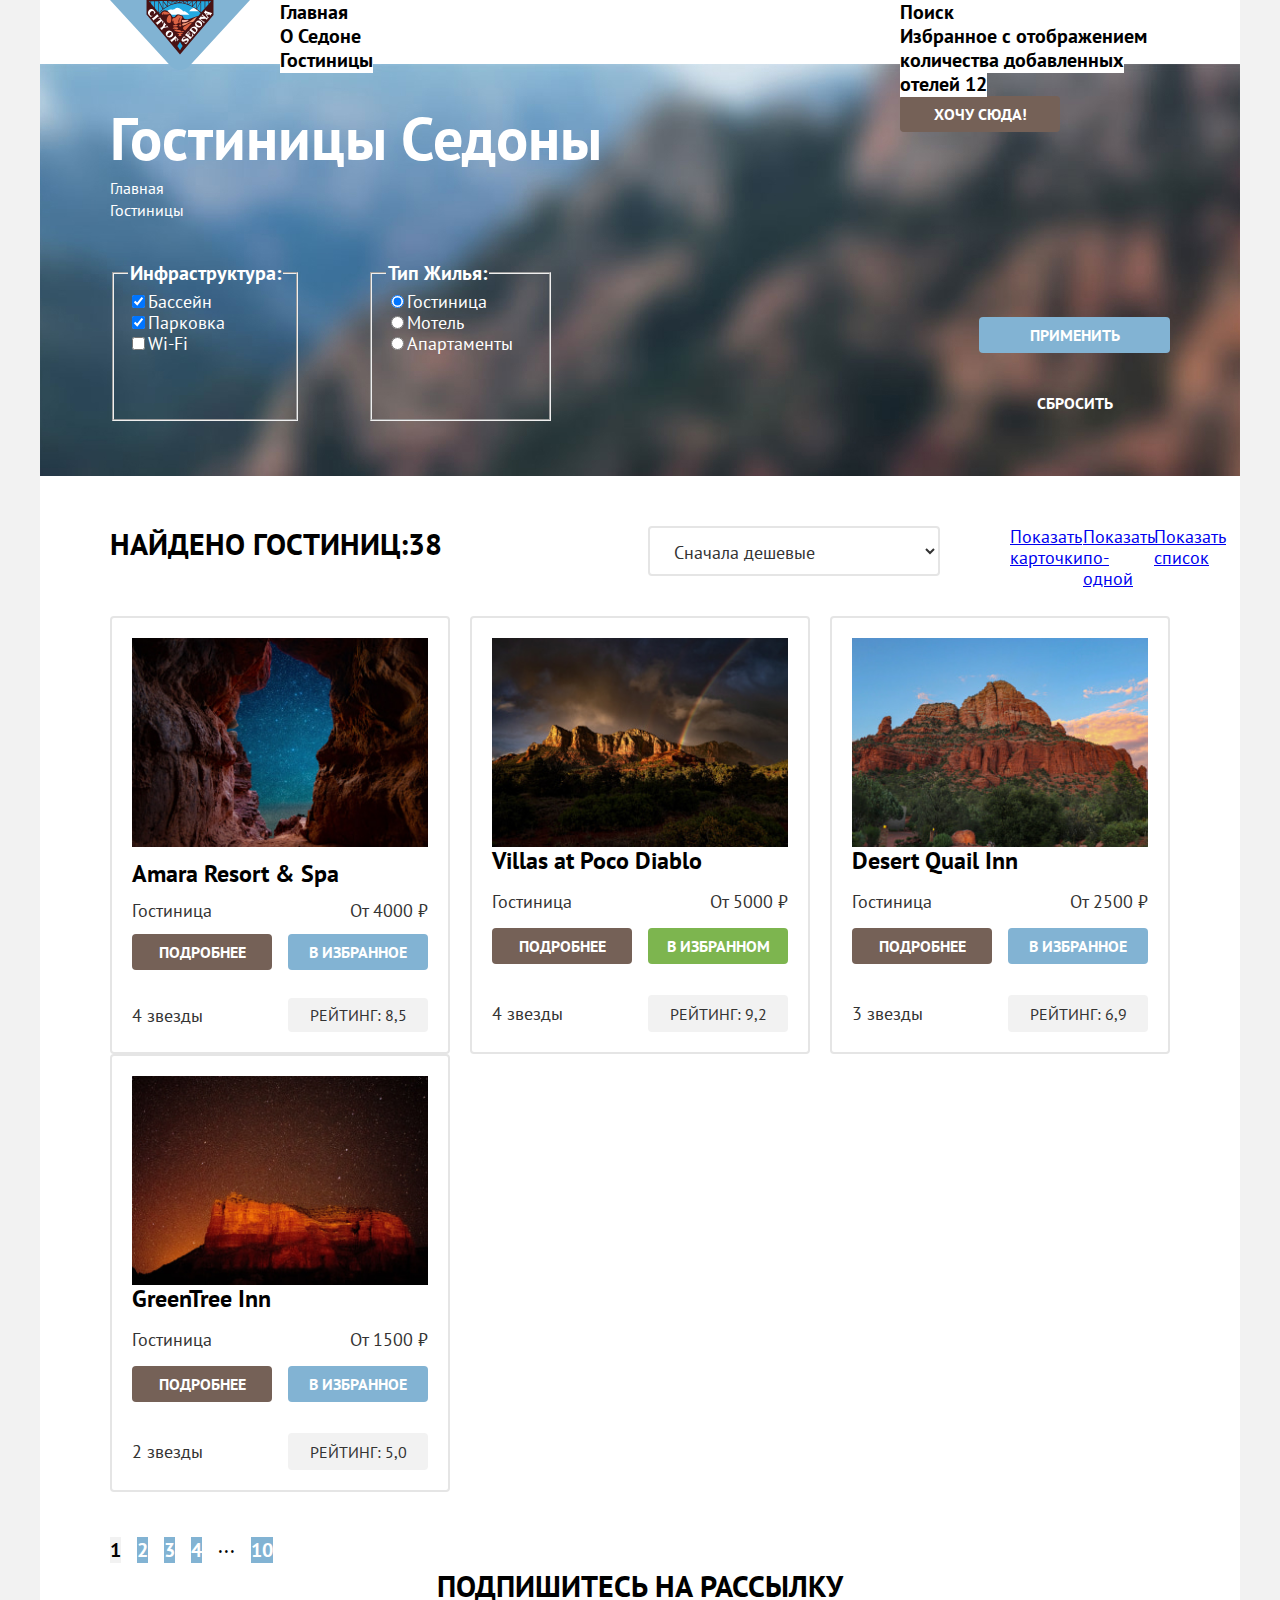
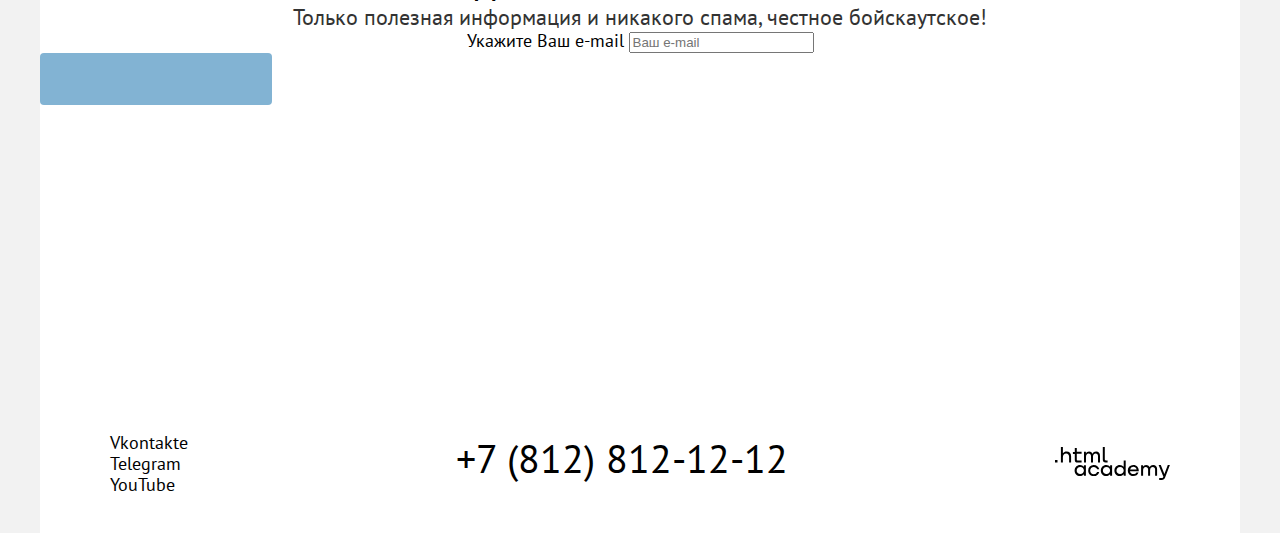
<file: catalogue.html>
<!DOCTYPE html>
<html lang="ru">

  <head>
    <meta charset="utf-8">
    <title>Dmitriy's Semenov: Седона каталог</title>
    <link rel="stylesheet" href="styles/styles.css">
  </head>

  <body>
    <div class="inner-container">

      <header class="page-header" data-test="header">

        <nav class="navigation">

          <a class="navigation-logo" href="index.html">
            <img class="page-header-logo" src="images/icons/sedona-logo.svg" width="140" height="70"
              alt="Логотип города Седона">
          </a>

          <ul class="navigation-list">
            <li class="navigation-item">
              <a class="navigation-link" href="index.html">Главная</a>
            </li>
            <li class="navigation-item">
              <a class="navigation-link" href="#">О Седоне</a>
            </li>
            <li class="navigation-item">
              <a class="navigation-link navigation-link-current" href="catalogue.html" aria-current="page">Гостиницы</a>
            </li>
          </ul>

          <ul class="navigation-user">
            <li class="navigation-user-item">
              <a class="navigation-user-link" href="#">
                <span class="visually-hidden">Поиск</span>
              </a>
            </li>
            <li class="navigation-user-item">
              <a class="navigation-user-link" href="#">
                <span class="visually-hidden">Избранное с отображением количества добавленных отелей</span>
                <span class="likes-number">12</span>
              </a>
            </li>
            <li class="navigation-user-item">
              <a class="button header-button" href="#">Хочу сюда!</a>
            </li>
          </ul>
        </nav>

      </header>

      <main class="main-inner" data-test="main">

        <section class="filter-hotels" data-test="filter">

          <h1 class="inner-header-title">Гостиницы Седоны</h1>
          <ol class="breadcrumbs">
            <li class="breadcrumbs-item breadcrumbs-index">
              <a class="breadcrumbs-link" href="index.html">Главная</a>
            </li>
            <li class="breadcrumbs-item">
              <a class="breadcrumbs-link breadcrumbs-link-current" href="catalogue.html"
                aria-current="page">Гостиницы</a>
            </li>
          </ol>

          <h2 class="visually-hidden">Список гостиниц с фильтрами</h2>

          <form class="catalogue-filter" action="https://echo.htmlacademy.ru/" target="_blank" method="get">

            <fieldset class="catalogue-filter-infrastructure">
              <legend class="catalogue-filter-title">Инфраструктура:</legend>
              <ul class="catalogue-filter-list">
                <li class="catalogue-filter-item">
                  <label class="controls">
                    <input class="controls-input" type="checkbox" name="pool" checked>Бассейн
                  </label>
                </li>
                <li class="catalogue-filter-item">
                  <label class="controls">
                    <input class="controls-input" type="checkbox" name="parking" checked>Парковка
                  </label>
                </li>
                <li class="catalogue-filter-item">
                  <label class="controls">
                    <input class="controls-input" type="checkbox" name="internet">Wi-Fi
                  </label>
                </li>
              </ul>
            </fieldset>

            <fieldset class="catalogue-filter-type">
              <legend class="catalogue-filter-title">Тип Жилья:</legend>
              <ul class="catalogue-filter-list">
                <li class="catalogue-filter-item">
                  <label class="controls">
                    <input class="control-input" type="radio" name="type-hotel" value="hotel" checked>Гостиница
                  </label>
                </li>
                <li class="catalogue-filter-item">
                  <label class="controls">
                    <input class="controls-input" type="radio" name="type-hotel" value="motel">Мотель
                  </label>
                </li>
                <li class="catalogue-filter-item">
                  <label class="controls">
                    <input class="controls-input" type="radio" name="type-hotel" value="apart">Апартаменты
                  </label>
                </li>
              </ul>
            </fieldset>

            <div class="filter-buttons">
              <button class="button apply-button" type="submit">Применить</button>
              <button class="button reset-button" type="reset">Сбросить</button>
            </div>

          </form>

        </section>

        <section class="filter-results" data-test="catalog">

          <div class="visualisation-results">
            <h2 class="inner-title">Найдено гостиниц: </h2>
            <span class="found-number">38</span>

            <select class="select-control" name="Сортировка">
              <option value="cheap">Сначала дешевые</option>
              <option value="expensive">Сначала дорогие</option>
              <option value="pupular">Сначала популярные</option>
            </select>

            <b class="visually-hidden">Отсортировать отели</b>

            <ol class="sort-view-types">
              <li>
                <a class="sort-button" href="catalogue.html?view=tile">
                  <span class="visually-hidden">Показать карточки</span>
                </a>
              </li>
              <li>
                <a class="sort-button" href="catalogue.html?view=card">
                  <span class="visually-hidden">Показать по-одной</span>
                </a>
              </li>
              <li>
                <a class="sort-button" href="catalogue.html?view=list">
                  <span class="visually-hidden">Показать список</span>
                </a>
              </li>
            </ol>
          </div>

          <div class="cards-results">
            <ul class="hotel-list">
              <li class="hotel-card">
                <a class="hotel-card-link" href="#">
                  <img class="hotel-card-image" src="images/catalogue/amara_resort_and_spa.jpg" width="300" height="212"
                    alt="Звездное небо сквозь ущелье">
                </a>
                <a class="hotel-card-link" href="#" tabindex="-1">
                  <h3 class="hotel-card-title">Amara Resort & Spa</h3>
                </a>
                <div class="display-type-price">
                <p class="hotel-card-type">Гостиница</p>
                <p class="hotel-card-price">От 4000 ₽</p>
                </div>
                <a class="button more-button" href="#" tabindex="-1">Подробнее</a>
                <a class="button favorite-button" href="#">В избранное</a>
                <p class="rating-stars">4 звезды</p>
                <p class="rating-status">Рейтинг: 8,5</p>
              </li>
              <li class="hotel-card">
                <a class="hotel-card-link" href="#">
                  <img class="hotel-card-image" src="images/catalogue/villas_at_poco_diablo.jpg" width="300"
                    height="212" alt="Горное плато и радуга">
                  <h3 class="hotel-card-title">Villas at Poco Diablo</h3>
                </a>
                <div class="display-type-price">
                <p class="hotel-card-type">Гостиница</p>
                <p class="hotel-card-price">От 5000 ₽</p>
                </div>
                <a class="button more-button" href="#">Подробнее</a>
                <a class="button chosen-favorite-button" href="#">В избранном</a>
                <p class="rating-stars">4 звезды</p>
                <p class="rating-status">Рейтинг: 9,2</p>
              </li>
              <li class="hotel-card">
                <a class="hotel-card-link" href="#">
                  <img class="hotel-card-image" src="images/catalogue/desert_quail_inn.jpg" width="300" height="212"
                    alt="Гора и деревья перед ним">
                  <h3 class="hotel-card-title">Desert Quail Inn</h3>
                </a>
                <div class="display-type-price">
                <p class="hotel-card-type">Гостиница</p>
                <p class="hotel-card-price">От 2500 ₽</p>
                </div>
                <a class="button more-button" href="#">Подробнее</a>
                <a class="button favorite-button" href="#">В избранное</a>
                <p class="rating-stars">3 звезды</p>
                <p class="rating-status">Рейтинг: 6,9</p>
              </li>
              <li class="hotel-card">
                <a class="hotel-card-link" href="#">
                  <img class="hotel-card-image" src="images/catalogue/greentree_inn.jpg" width="300" height="212"
                    alt="Горное плато на фоне ночного неба">
                  <h3 class="hotel-card-title">GreenTree Inn</h3>
                </a>
                <div class="display-type-price">
                <p class="hotel-card-type">Гостиница</p>
                <p class="hotel-card-price">От 1500 ₽</p>
                </div>
                <a class="button more-button" href="#">Подробнее</a>
                <a class="button favorite-button" href="#">В избранное</a>
                <p class="rating-stars">2 звезды</p>
                <p class="rating-status">Рейтинг: 5,0</p>
              </li>
            </ul>
          </div>

          <div class="pages-view-results">
            <ul class="pagination">
              <li class="pagination-item">
                <a class="pagination-link pagination-current">1</a>
              </li>
              <li class="pagination-item">
                <a class="pagination-link" href="#">2</a>
              </li>
              <li class="pagination-item">
                <a class="pagination-link" href="#">3</a>
              </li>
              <li class="pagination-item">
                <a class="pagination-link" href="#">4</a>
              </li>
              <li class="pagination-item">
                <a class="pagination-link pagination-next" href="#">...</a>
              </li>
              <li class="pagination-item">
                <a class="pagination-link" href="#">10</a>
              </li>
            </ul>
          </div>

        </section>

         <section class="subscribe catalogue-subscribe" data-test="subscribe">
          <h2 class="page-title">Подпишитесь на рассылку</h2>
          <p class="page-text">Только полезная информация и никакого спама, честное бойскаутское!</p>
          <form class="subscribe-form" action="https://echo.htmlacademy.ru/" target="_blank" method="post">
            <label class="subscribe-label" for="subscribe-email">Укажите Ваш e-mail</label>
            <input type="email" id="subscribe-email" name="subscribe-email" placeholder="Ваш e-mail"
              onfocus="this.value='';" required>
            <button class="button subscribe-button" type="submit">
              <span class="visually-hidden">Подписаться</span>
            </button>
          </form>
        </section>

      </main>

      <footer class="catalogue-footer" data-test="footer">

        <section class="footer-socials">
        <h2 class="visually-hidden">Мы в социальных сетях</h2>
        <ul class="social-list">
          <li class="social-item">
            <a class="social-button vkontakte-button" href="https://vk.com/htmlacademy" target="_blank">
              <span class="visually-hidden">Vkontakte</span>
            </a>
          </li>
        </ul>
        <ul class="social-list">
          <li class="social-item">
            <a class="social-button telegram-button" href="https://t.me/htmlacademy" target="_blank">
              <span class="visually-hidden">Telegram</span>
            </a>
          </li>
        </ul>
        <ul class="social-list">
          <li class="social-item">
            <a class="social-button youtube-button" href="https://www.youtube.com/user/htmlacademyru" target="_blank">
              <span class="visually-hidden">YouTube</span>
            </a>
          </li>
        </ul>
      </section>

      <section class="footer-contacts">
        <h2 class="visually-hidden">Контакты</h2>
        <address class="contacts-address">
          <a class="contacts-phone" href="tel:+78128121212" target="_blank">+7 (812) 812-12-12</a>
        </address>
      </section>

      <section class="footer-copyright">
        <h2 class="visually-hidden">Разработчик</h2>
        <a href="https://htmlacademy.ru/" target="_blank">
          <img class="footer-academy-logo" src="images/icons/htmlacademy-logo.svg" width="115" height="33" alt="Логотип htmlacademy ведет на страницу разработчика">
        </a>
      </section>

      </footer>

    </div>

  </body>

</html>
</file>
<file: styles/styles.css>
@font-face {
  font-family: "PTsans";
  font-style: normal;
  font-weight: 400;
  src: url("../fonts/ptsans-400.woff2") format("woff2");
  font-display: swap;
}

@font-face {
  font-family: "PTsans";
  font-style: normal;
  font-weight: 700;
  src: url("../fonts/ptsans-700.woff2") format("woff2");
  font-display: swap;
}

@font-face {
  font-family: "PTsans";
  font-style: italic;
  font-weight: 400;
  src: url("../fonts/ptsans-400.woff2") format("woff2");
  font-display: swap;
}

@font-face {
  font-family: "PTsans";
  font-style: italic;
  font-weight: 700;
  src: url("../fonts/ptsans-700.woff2") format("woff2");
  font-display: swap;
}

html {
  height: 100%;
}

body {
  margin: 0;
  display: flex;
  flex-direction: column;
  font-family: "PTsans", sans-serif;
  font-size: 18px;
  line-height: 21px;
  font-weight: 400;
  font-style: normal;
  color: #333333;
  background-color: #f2f2f2;
}

img {
  display: block;
  max-width: 100%;
  height: auto;
  object-fit: contain;
}

h1, h2, h3, h4, h5, h6, p, ul, ol {
  margin: 0;
  padding: 0;
}

ul, ol {
  list-style: none;
}

.visually-hidden {
  height: 0;
  width: 0;
  margin: 0;
  padding: 0;
  overflow: hidden;
}

.index-container, .inner-container {
  width: 1200px;
  margin: 0 auto;
}

.main-container {
  flex-grow: 1;
}

.index-main {
  background-color: #ffffff;
  text-align: center;
}

.button {
  font-family: inherit;
  font-size: 16px;
  line-height: 20px;
  font-weight: 700;
  text-align: center;
  color: #ffffff;
  background-color: #756157;
  text-decoration: none;
  text-transform: uppercase;
  height: 36px;
  display: flex;
  align-items: center;
  justify-content: center;
  border: none;
  border-radius: 4px;
  cursor: pointer;
}

.page-header {
  height: 64px;
  color: #000000;
  background-color: #ffffff;
}

.navigation {
  display: flex;
  margin: 0 auto;
  flex-direction: row;
}

.navigation-logo {
  display: block;
  margin-left: 70px;
}

.navigation-list {
  width: 340px;
  margin: 0;
  margin-left: 30px;
  padding: 0;
  list-style: none;
}

.navigation-user {
  max-width: 270px;
  margin: 0;
  margin-right: 70px;
  margin-left: auto;
  padding: 0;
  list-style: none;
}

.navigation-link {
  font-family: inherit;
  font-size: 20px;
  line-height: 24px;
  font-weight: 700;
  text-align: center;
  color: #000000;
  background-color: #ffffff;
  text-decoration: none;
}

.navigation-link-current {
  cursor: default;
  pointer-events: none;
}

.navigation-user-link {
  font-family: inherit;
  font-size: 20px;
  line-height: 24px;
  font-weight: 700;
  text-align: center;
  color: #000000;
  background-color: #ffffff;
  text-decoration: none;
}

.header-button {
  width: 160px;
}

.hero {
  height: 485px;
  text-align: center;
  color: #000000;
  background-color: #f2f2f2f2;
  background-image: url("../images/hero-background-mask.svg"), url("../images/hero-background.jpg");
  background-size: 1200px 57px, cover;
  background-repeat: no-repeat;
  background-position: center bottom, center top;
}

.hero-logo {
  display: block;
  margin: 0 auto;
  margin-top: 51px;
  margin-bottom: 25px;
}

.page-title {
  font-size: 30px;
  line-height: 36px;
  font-weight: 700;
  color: #000000;
  text-transform: uppercase;
}

.page-text {
  font-size: 22px;
  line-height: 26px;
  color: #333333;
}

.advantages-list {
  display: flex;
  flex-wrap: wrap;
  margin: 0;
  padding: 0;
  list-style: none;
  text-align: center;
}

.advantages-item-odd {
  height: 385px;
  width: 400px;
  background-color: #83B3D31F;
}

.advantages-item-even {
  height: 385px;
  width: 400px;
  background-color: #83B3D333;
}

.advantages-item-dark {
  height: 385px;
  width: 400px;
  background-color: #82B3D3;
}

.advantages-item-dark-subtitle {
  font-family: "PTsans", sans-serif;
  font-size: 24px;
  line-height: 28px;
  font-weight: 700;
  color: #ffffff;
  text-transform: uppercase;
}

.advantages-item-dark-description {
  color: #ffffff;
}

.advantages-subtitle {
  font-family: "PTsans", sans-serif;
  font-size: 24px;
  line-height: 28px;
  font-weight: 700;
  color: #000000;
  text-transform: uppercase;
}

.services-subtitle {
  font-family: "PTsans", sans-serif;
  font-size: 24px;
  line-height: 28px;
  font-weight: 700;
  color: #000000;
  text-transform: uppercase;
}

.services-list {
  display: flex;
  flex-wrap: wrap;
  margin: 0;
  padding: 0;
  list-style: none;
  text-align: center;
}

.services-item-odd {
  height: 385px;
  width: 400px;
  background-color: #83B3D31F;
}

.services-item-even {
  height: 385px;
  width: 400px;
  background-color: #ffffff;
}

.search-window-button {
  height: 52px;
  width: 376px;
  font-size: 20px;
  line-height: 36px;
  font-weight: 700;
  color: #ffffff;
  text-transform: uppercase;
}

.subscribe {
  height: 415px;
  width: 100%;
}

.page-subscribe {
  text-align: center;
  background: url("../images/subscribe-background.jpg") no-repeat center;
  background-size: cover;
}

.page-subscribe-title {
  font-size: 30px;
  line-height: 36px;
  font-weight: 700;
  color: #ffffff;
  text-transform: uppercase;
}

.page-subscribe-text {
  font-size: 22px;
  line-height: 26px;
  color: #ffffff;
}

.subscribe-button {
  height: 52px;
  width: 232px;
  font-size: 20px;
  line-height: 36px;
  font-weight: 700;
  color: #ffffff;
  text-transform: uppercase;
  background-color: #82B3D3;
}

.page-footer {
  height: 80px;
  display: flex;
  align-items: center;
  flex-direction: row;
  padding: 40px 0 30px;
}

.footer-socials {
  max-width: 142px;
  margin-left: 70px;
  margin-right: auto;
}

.footer-contacts {
  height: 50px;
  width: 720px;
  text-align: center;
}

.footer-copyright {
  max-width: 115px;
  margin-right: 70px;
  margin-left: auto;
}

.contacts-phone {
  font-style: normal;
  text-decoration: none;
  font-size: 40px;
  line-height: 40px;
  color: #000000;
  text-transform: uppercase;
}

.footer-socials a {
  font-style: normal;
  text-decoration: none;
  color: #000000;
}

.main-inner {
  background-color: #ffffff;
}

.inner-header-title {
  display: inline-block;
  width: 100%;
  font-size: 60px;
  line-height: 78px;
  font-weight: 700;
  color: #ffffff;
}

.filter-hotels {
  height: 307px;
  display: flex;
  flex-wrap: wrap;
  flex-direction: row;
  padding: 35px 70px 70px;
  color: #ffffff;
  background-size: 100% auto;
  background: #83B3D333 url("../images/catalogue-filter-background.jpg") no-repeat;
}

.breadcrumbs {
  width: 100%;
  color: #ffffff;
}

.breadcrumbs-link {
  font-family: inherit;
  font-size: 16px;
  line-height: 21px;
  font-weight: 400;
  text-align: center;
  color: #ffffff;
  background: transparent;
  text-decoration: none;
}

.breadcrumbs-link-current {
  cursor: default;
  pointer-events: none;
}

.catalogue-filter-title {
  font-size: 20px;
  line-height: 24px;
  font-weight: 700;
  color: #ffffff;
  background: transparent;
}

.catalogue-filter {
  height: 160px;
  width: 100%;
  margin-top: 40px;
  display: flex;
}

.catalogue-filter-infrastructure {
  width: 150px;
}

.catalogue-filter-type {
  width: 150px;
  margin-left: 70px;
}

.filter-buttons {
  display: flex;
  flex-direction: column;
  margin-left: auto;
}

.apply-button {
  width: 191px;
  margin-top: 56px;
  background-color: #82B3D3;
}

.reset-button {
  width: 191px;
  margin-top: auto;
  background: transparent;
}

.filter-results {
  display: flex;
  flex-wrap: wrap;
}

.visualisation-results {
  height: 50px;
  width: 100%;
  padding: 50px 70px 0 70px;
  display: flex;
}

.found-number {
  font-size: 30px;
  line-height: 36px;
  font-weight: 700;
  color: #000000;
}

.view-results {
  width: 100%;
  display: flex;
}

.select-control {
  font-family: inherit;
  font-size: 18px;
  line-height: 21px;
  font-weight: 400;
  text-align: left;
  text-decoration: none;
  vertical-align: auto;
  color: #333333;
  background-color: #ffffff;
  padding: 12px 20px;
  margin: 0;
  margin-left: auto;
  margin-right: 70px;
  width: 292px;
  border-radius: 4px;
  border: 2px solid #E5E5E5;
}

.sort-view-types {
  display: flex;
  width: 160px;
}

.cards-results {
  width: 100%;
  padding: 40px 70px 0 70px;
}

.hotel-list{
  display: flex;
  flex-wrap: wrap;
  justify-content: space-between;
}

.hotel-card {
  height: 394px;
  width: 296px;
  padding: 20px;
  display: flex;
  flex-wrap: wrap;
  border: #E5E5E5 2px solid;
  border-radius: 4px;
}

.inner-title {
  font-size: 30px;
  line-height: 36px;
  font-weight: 700;
  color: #000000;
  text-transform: uppercase;
}

.hotel-card-link {
  width: 100%;
  text-decoration: none;
}

.display-type-price {
  width: 100%;
  display: flex;
  justify-content: space-between;
}

.hotel-card-title {
  font-size: 24px;
  line-height: 28px;
  font-weight: 700;
  color: #000000;
}

.more-button {
  width: 140px;
  padding: 0;
}

.favorite-button {
  width: 140px;
  margin-left: auto;
  background-color: #82B3D3;
}

.chosen-favorite-button {
  width: 140px;
  margin-left: auto;
  background-color: #7DB54F;
}

.rating-stars {
  display: flex;
  align-items: center;
  justify-content: flex-start;
  margin-top: 16px;
  width: 140px;
}

.rating-status {
  width: 140px;
  margin-left: auto;
  text-decoration: none;
  text-transform: uppercase;
  display: flex;
  align-items: center;
  justify-content: center;
  margin-top: 16px;
  font-family: inherit;
  font-size: 16px;
  line-height: 20px;
  font-weight: 400;
  text-align: center;
  color: #333333;
  background-color: #f2f2f2;
  border: none;
  border-radius: 4px;
}

.pages-view-results {
  width: 100%;
  padding: 40px 70px 0 70px;
}

.pagination {
  display: flex;
  justify-content: flex-start;
  gap: 16px;
}

.pagination-link {
  font-size: 20px;
  line-height: 36px;
  font-weight: 700;
  color: #ffffff;
  background-color: #82B3D3;
  text-decoration: none;
  cursor: pointer;
}

.pagination-current {
  color: #000000;
  background-color: #f2f2f2;
  cursor: default;
  pointer-events: none;
}

.pagination-next {
  font-size: 22px;
  line-height: 26px;
  font-weight: 400;
  color: #000000;
  background-color: #ffffff;
}

.catalogue-subscribe {
  color: #000000;
  text-align: center;
  background-size: 100% auto;
  background-color: #ffffff;
}

.catalogue-footer {
  height: 80px;
  display: flex;
  align-items: center;
  flex-direction: row;
  padding: 40px 0 30px;
  background-color: #ffffff;
}
</file>
